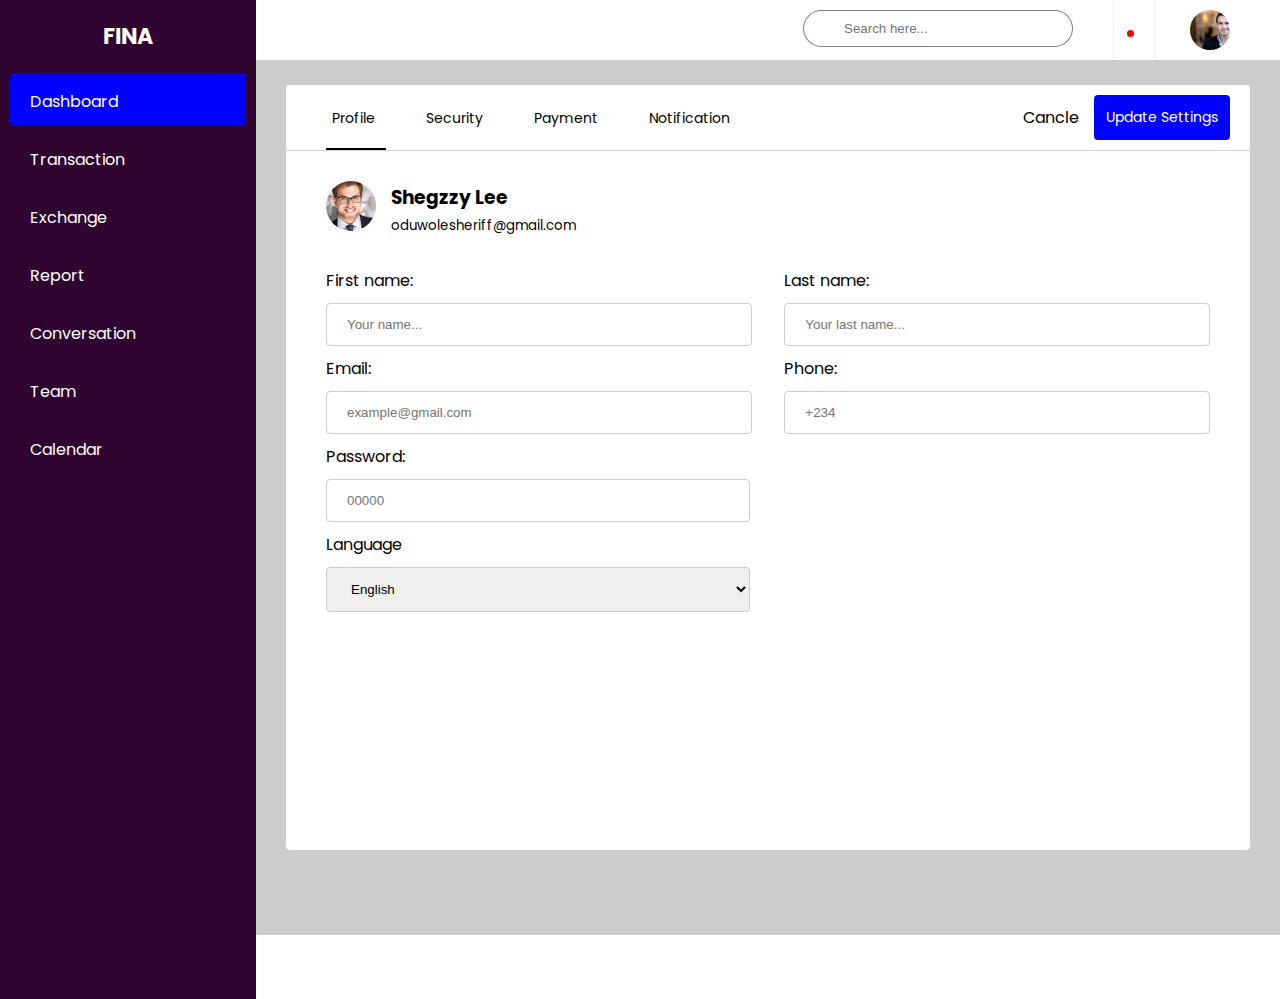
<file: FINA/index.html>
<!DOCTYPE html>
<html lang="en">
<head>
    <meta charset="UTF-8">
    <meta name="viewport" content="width=device-width, initial-scale=1.0">
    <meta http-equiv="X-UA-Compatible" content="ie=edge">
    <link rel="stylesheet" href="https://cdnjs.cloudflare.com/ajax/libs/font-awesome/6.4.2/css/all.min.css" integrity="sha512-z3gLpd7yknf1YoNbCzqRKc4qyor8gaKU1qmn+CShxbuBusANI9QpRohGBreCFkKxLhei6S9CQXFEbbKuqLg0DA==" crossorigin="anonymous" referrerpolicy="no-referrer" />
    <link rel="stylesheet" href="style.css">
    <title>FINA</title>
</head>
<body>

    <div class="full-background">
        <div class="side-nav">
            <h3>FINA</h3>
            <div class="close-btn">
                <span class="close"></span>
                <span class="close"></span>
            </div>
            <ul>
                <li class="active"><i class="fa-solid fa-table-columns"></i> <a href="#">Dashboard</a></li>
                <li><i class="fa-solid fa-file-code"></i> <a href="#">Transaction</a></li>
                <li><i class="fa-sharp fa-solid fa-chart-line"></i> <a href="#">Exchange</a></li>
                <li><i class="fa-solid fa-file"></i> <a href="#">Report</a></li>
                <li><i class="fa-regular fa-comment"></i> <a href="#">Conversation</a></li>
                <li><i class="fa-solid fa-people-group"></i> <a href="#">Team</a></li>
                <li><i class="fa-regular fa-calendar"></i> <a href="#">Calendar</a></li>
            </ul>
        </div>

        <div class="main-background">
            <nav class="top-nav">
                <div class="top-nav-display">
                    <!-- hamburger-menu -->
                    <div class="hamburger">
                        <span class="bar"></span>
                        <span class="bar"></span>
                        <span class="bar"></span>
                    </div>
                    <div class="search-box">
                        <i class="fa-solid Search-icon fa-magnifying-glass"></i>
                        <input type="text" placeholder="Search here...">
                    </div>
                    <div class="notification-icon">
                        <i class="fa-regular fa-bell"></i>
                    </div>
                    <div class="profile-pic-1">
                        <img src="assets/profile-pic 1.webp" alt="profile-pic">
                        <i class="fa-solid fa-chevron-down"></i>
                    </div>
                </div>
            </nav>

            <div class="main-body">
                <div class="main-body-bg">
                    <div class="main-body-nav">
                        <div class="main-nav">
                            <p class="profile-text"><a href="#">Profile</a> <span></span></p>
                            <p><a href="#">Security</a></p>
                            <p><a href="#">Payment</a></p>
                            <p><a href="#">Notification</a></p>
                        </div>
                        <div class="update">
                            <p>Cancle</p>
                            <p class="update-text">Update Settings</p>
                        </div>
                    </div>
                    <div class="main-body-inner">
                        <div class="main-body-image">
                            <div>
                                <i class="fa-solid fa-camera"></i>
                                <img src="assets/profile-pic 2.webp" alt="pic">
                            </div>
                            <div>
                                <h3>Shegzzy Lee</h3>
                                <small>oduwolesheriff@gmail.com</small>   
                            </div>
                        </div>
                        <div class="main-body-form">
                            <div class="input-flex">
                                <div class="input-flex-1">
                                    <p>First name:</p>
                                    <input class="search" type="text" placeholder="Your name...">
                                </div>
                                <div class="input-flex-1">
                                    <p>Last name:</p>
                                    <input class="search" type="text" placeholder="Your last name...">
                                </div>
                            </div>
                            <div class="input-flex">
                                <div class="input-flex-1">
                                    <p>Email:</p>
                                    <input class="search" type="text" placeholder="example@gmail.com">
                                </div>
                                <div class="input-flex-1">
                                    <p>Phone:</p>
                                    <input class="search" type="text" placeholder="+234">
                                </div>
                            </div>
                            <div>
                                <div class="input-flex-password">
                                    <p>Password:</p>
                                    <input class="search-password" type="text" placeholder="00000">
                                </div>
                                <label for="country">Language</label><br>
                                <select id="country" name="country">
                                    <option value="English">English</option>
                                    <option value="French">French</option>
                                    <option value="Spanish">Spanish</option>
                                </select>
                            </div>
                        </div>
                    </div>
                </div>
            </div>
        </div>
    </div>
    

    <script src="script.js"></script>
</body>
</html>
</file>
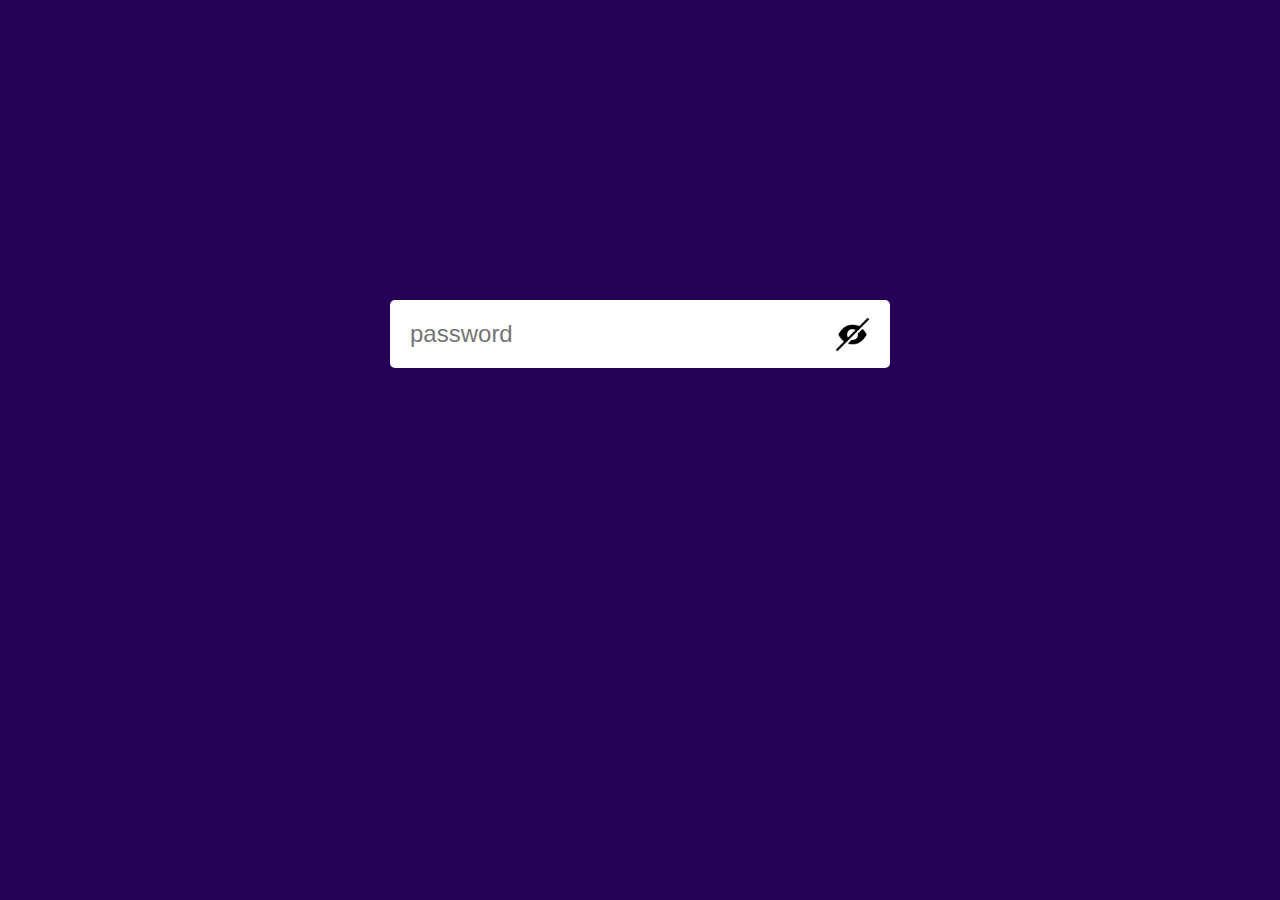
<file: Hide & Show Password/index.html>
<!DOCTYPE html>
<html lang="en">
    
<head>
    <meta charset="UTF-8">
    <meta name="viewport" content="width=device-width, initial-scale=1.0">
    <meta http-equiv="X-UA-Compatible" content="ie=edge">
    <title>Hide & Show Password</title>
    <link rel="stylesheet" href="style.css">
</head>

<body>

    <div class="input-box">
        <input type="password" placeholder="password" id="password">
        <img src="eye-close.png" id="eyeicon">
    </div>




<script>

    let password = document.getElementById("password");
    let eyeicon = document.getElementById("eyeicon");

    eyeicon.onclick = function(){
        if(password.type == "password"){
            password.type = "text";
            eyeicon.src = "eye-open.png";
        }else{
            password.type = "password";
            eyeicon.src = "eye-close.png";
        }
    }

</script>




    
</body>

</html>
</file>
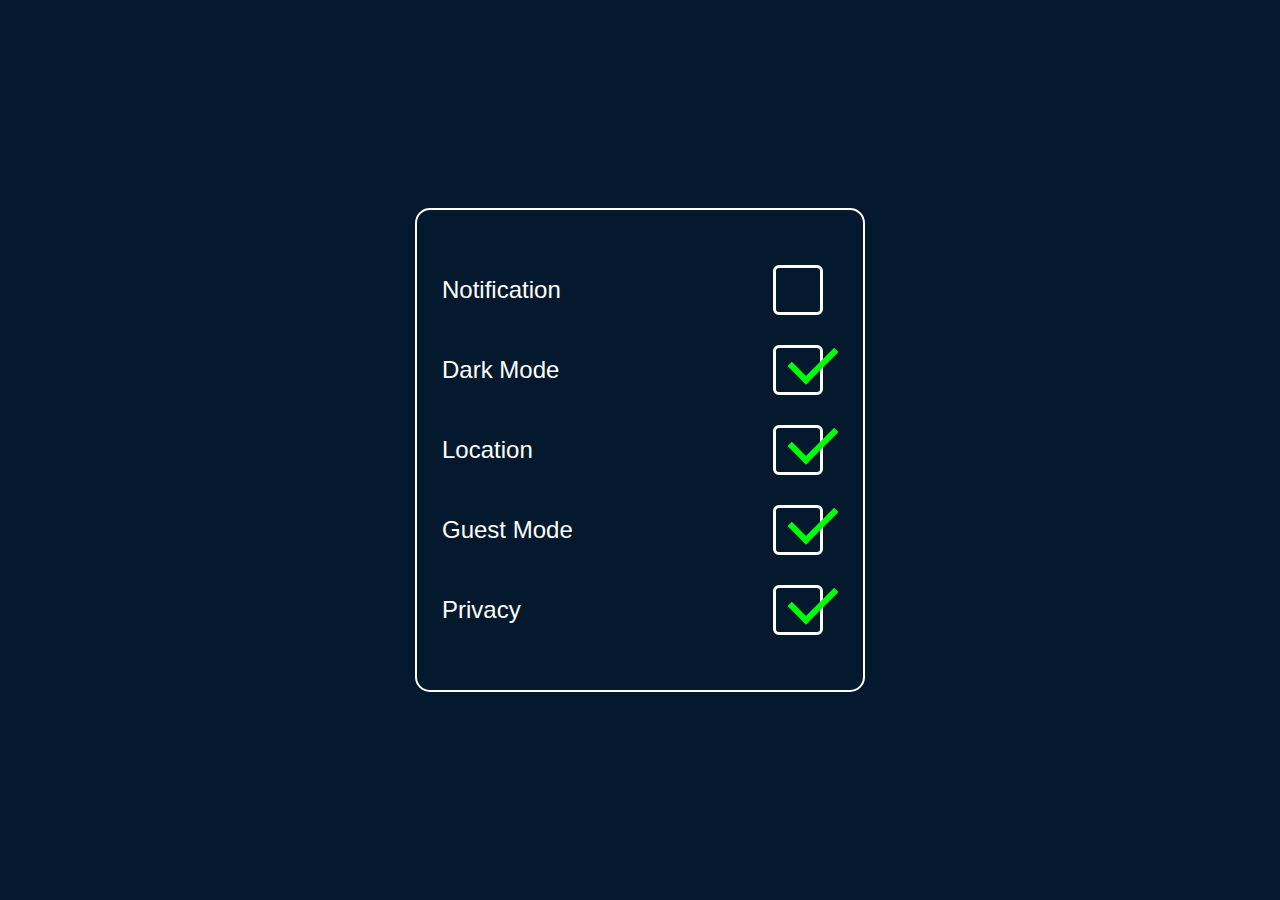
<file: Custom CheckBox/checkbox.html>
<!DOCTYPE html>
<html lang="en">

<head>
    <meta charset="UTF-8">
    <meta name="viewport" content="width=device-width, initial-scale=1.0">
    <meta http-equiv="X-UA-Compatible" content="ie=edge">
    <title>Custom CheckBox</title>
    <link rel="stylesheet" href="checkbox.css">
</head>

<body>
    
    <div class="hero">
        <div class="container">
            <div class="row">
                <p>Notification</p>
                <label>
                    <input type="checkbox">
                    <span></span>
                </label>
            </div>
            <div class="row">
                <p>Dark Mode</p>
                <label>
                    <input type="checkbox" checked="checked">
                    <span></span>
                </label>
            </div>
            <div class="row">
                <p>Location</p>
                <label>
                    <input type="checkbox" checked="checked">
                    <span></span>
                </label>
            </div>
            <div class="row">
                <p>Guest Mode</p>
                <label>
                    <input type="checkbox" checked="checked">
                    <span></span>
                </label>
            </div>
            <div class="row">
                <p>Privacy</p>
                <label>
                    <input type="checkbox" checked="checked">
                    <span></span>
                </label>
            </div>
        </div>
    </div>






</body>

</html>
</file>
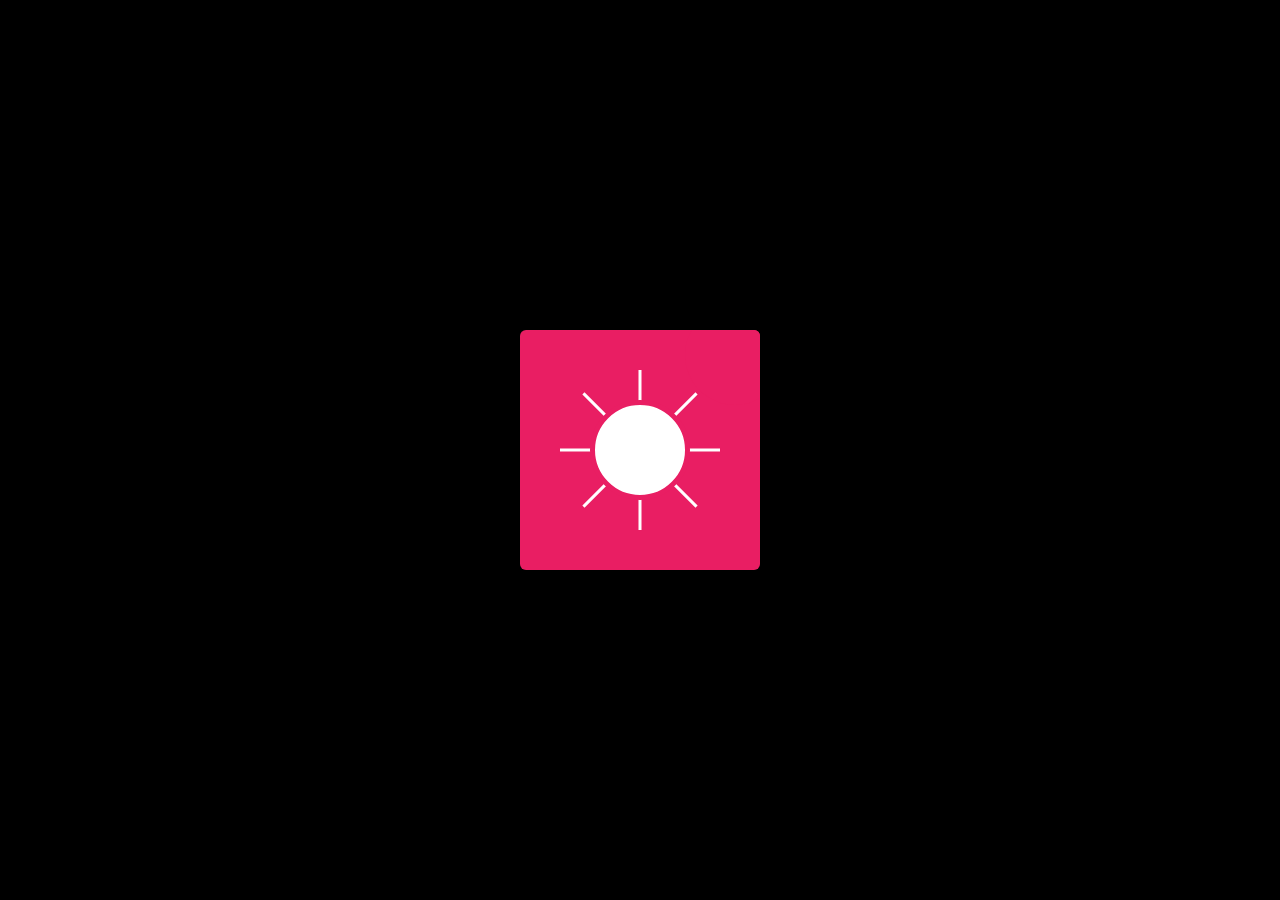
<file: Dark Mode Toggle Btn/night.html>
<!DOCTYPE html>
<html lang="en">
<head>
    <meta charset="UTF-8">
    <meta name="viewport" content="width=device-width, initial-scale=1.0">
    <meta http-equiv="X-UA-Compatible" content="ie=edge">
    <title>Dark Mode Toggle Button</title>
    <link rel="stylesheet" href="day.css">
</head>
<body class="hero">

        
        <div class="button-box">
            <div class="sun" id="sun">
                <div class="line1"></div>
                <div class="line2"></div>
                <div class="line3"></div>
                <div class="line4"></div>
            </div>
        </div>
    


    <script>

        let sun = document.getElementById("sun");
        let hero = document.querySelector(".hero");


        sun.onclick = function(){
            sun.classList.toggle("night");
            hero.classList.toggle("hero");
        }

    </script>


</body>
</html>
</file>
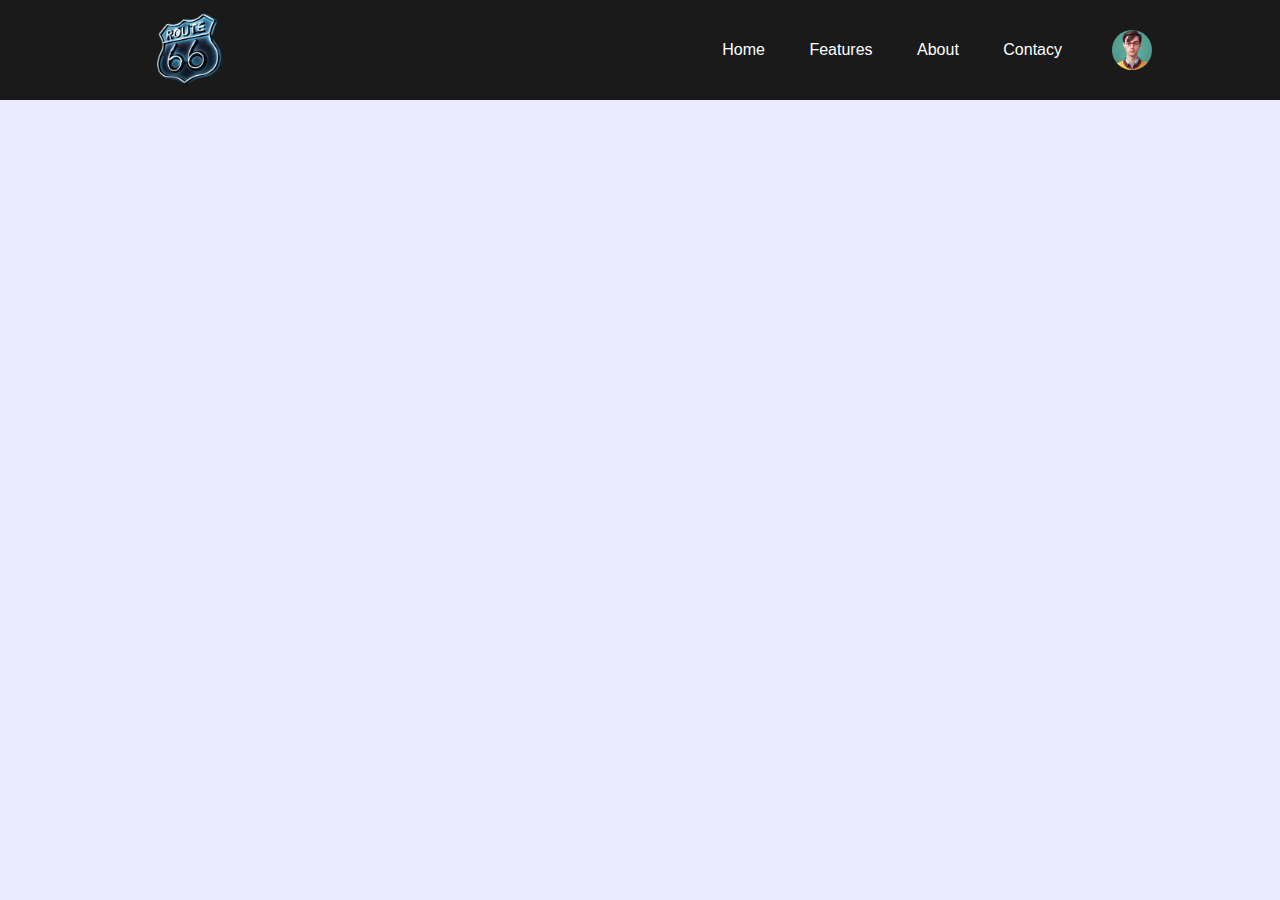
<file: Dropdown Profile Menu/Menu.html>
<!DOCTYPE html>
<html lang="en">

<head>
    <meta charset="UTF-8">
    <meta name="viewport" content="width=device-width, initial-scale=1.0">
    <meta http-equiv="X-UA-Compatible" content="ie=edge">
    <title>Drop-down Profile Menu</title>
    <link rel="stylesheet" href="Dropdown.css">
</head>

<body>

    <div class="hero">
        <nav>
            <img src="images/logo.png" class="logo">

            <ul>
                <li><a href="#">Home</a></li>
                <li><a href="#">Features</a></li>
                <li><a href="#">About</a></li>
                <li><a href="#">Contacy</a></li>
            </ul>

            <img src="images/profile.jpg" class="user-pic" onclick="toggleMenu()">


            <div class="sub-menu-wrap" id="submenu">
                <div class="sub-menu">
                    <div class="user-info">
                        <img src="images/profile.jpg">
                        <h3>Tony Elumelu</h3>
                    </div>
                    <hr>

                    <a href="#" class="sub-menu-link"> 
                        <img src="images/user.png">
                        <p>Edit Profile</p>
                        <span>></span>
                    </a>

                    <a href="#" class="sub-menu-link"> 
                        <img src="images/settings.png">
                        <p>Settings & Privacy</p>
                        <span>></span>
                    </a>

                    <a href="#" class="sub-menu-link"> 
                        <img src="images/help.jpg">
                        <p>Help & Support</p>
                        <span>></span>
                    </a>

                    <a href="#" class="sub-menu-link"> 
                        <img src="images/logout.png">
                        <p>Logout</p>
                        <span>></span>
                    </a>

                </div>
            </div>



        </nav>
    </div>




<script>

    let subMenu = document.getElementById("submenu");

    function toggleMenu(){
        subMenu.classList.toggle("open-menu");
    }

</script>



    
</body>

</html>
</file>
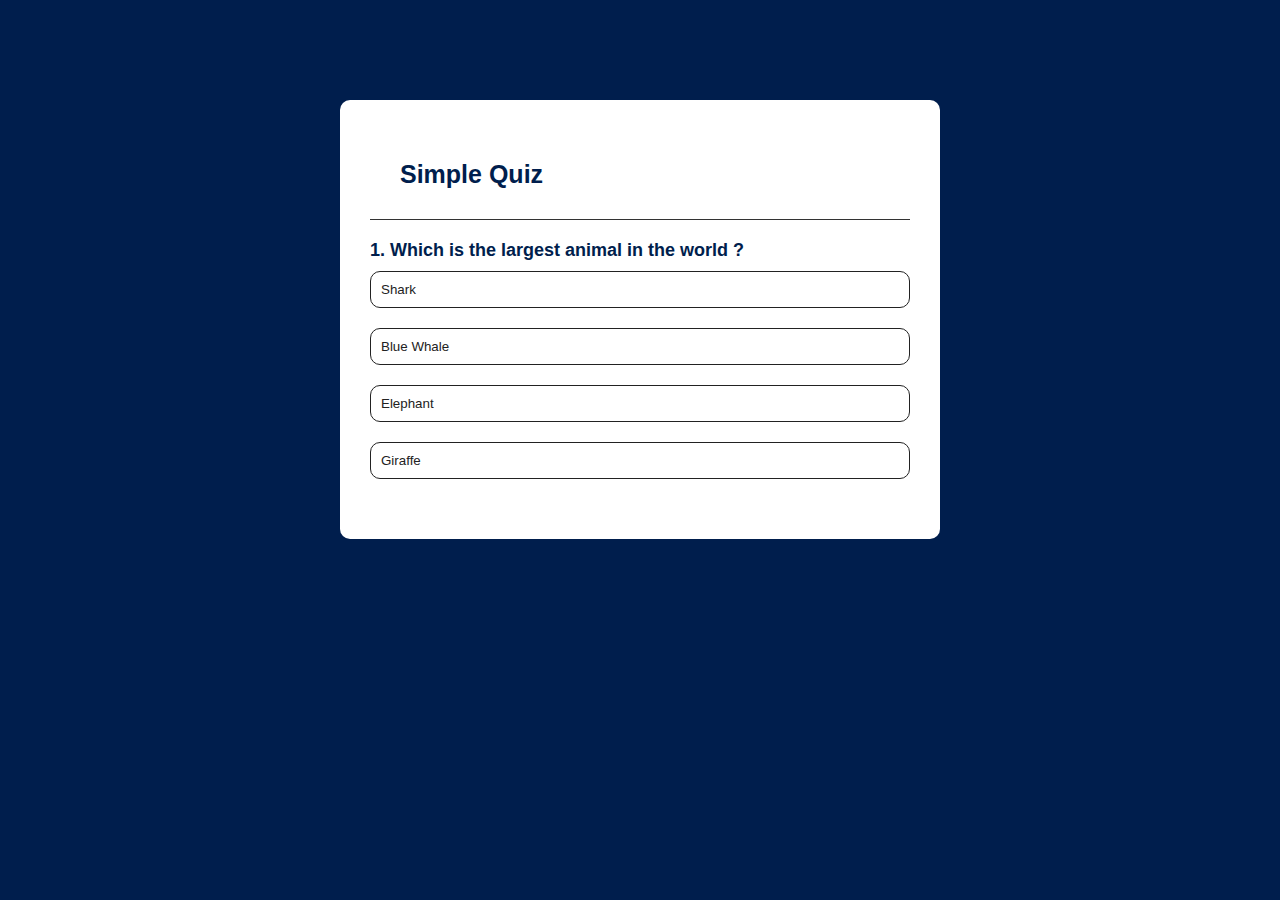
<file: Quize App/quize.html>
<!DOCTYPE html>
<html lang="en">
<head>
    <meta charset="UTF-8">
    <meta name="viewport" content="width=device-width, initial-scale=1.0">
    <meta http-equiv="X-UA-Compatible" content="ie=edge">
    <title>Quiz App</title>
    <link rel="stylesheet" href="quize.css">
</head>

<body>

    <div class="app">
        <h1>Simple Quiz</h1>
        <div class="quize">
            <h2 id="question">Question Goes Here</h2>
            <div id="answer-buttons">
                <button class="btn">Answer 1</button>
                <button class="btn">Answer 2</button>
                <button class="btn">Answer 3</button>
                <button class="btn">Answer 4</button>
            </div>
            <button id="next-btn">Next</button>
        </div>
    </div>





<script src="quize.js"></script>


</body>

</html>
</file>
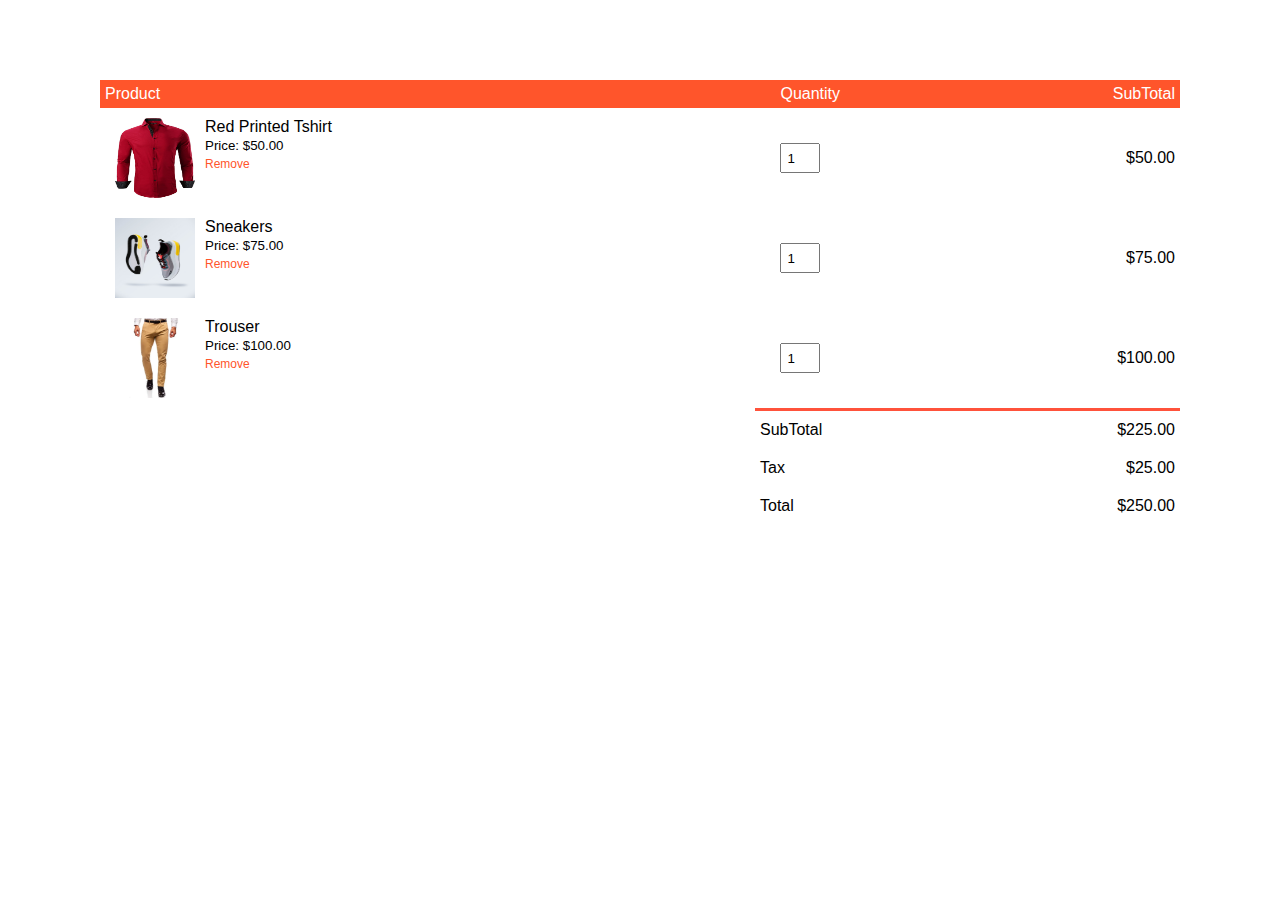
<file: Shopping cart page/shopping.html>
<!DOCTYPE html>
<html lang="en">

<head>
    <meta charset="UTF-8">
    <meta name="viewport" content="width=device-width, initial-scale=1.0">
    <meta http-equiv="X-UA-Compatible" content="ie=edge">
    <title>Shopping Cart Page</title>
    <link rel="stylesheet" href="shopping.css">
</head>

<body>

    <!----cart item details--->

    <div class="small-container Cart-page">
        <table>
            <tr>
                <th>Product</th>
                <th>Quantity</th>
                <th>SubTotal</th>
            </tr>
            <tr>
                <td>
                    <div class="cart-info">
                        <img src="images/man-in-red.jpg" >
                        <div>
                            <p>Red Printed Tshirt</p>
                            <small>Price: $50.00</small>
                            <br>
                            <a href="#">Remove</a>
                        </div>
                    </div>
                </td>
                <td><input type="number" value="1"></td>
                <td>$50.00</td>
            </tr>
            <tr>
                <td>
                    <div class="cart-info">
                        <img src="images/shoe.jpg" >
                        <div>
                            <p>Sneakers</p>
                            <small>Price: $75.00</small>
                            <br>
                            <a href="#">Remove</a>
                        </div>
                    </div>
                </td>
                <td><input type="number" value="1"></td>
                <td>$75.00</td>
            </tr>
            <tr>
                <td>
                    <div class="cart-info">
                        <img src="images/trouser.webp" >
                        <div>
                            <p>Trouser</p>
                            <small>Price: $100.00</small>
                            <br>
                            <a href="#">Remove</a>
                        </div>
                    </div>
                </td>
                <td><input type="number" value="1"></td>
                <td>$100.00</td>
            </tr>
        </table>

        <div class="total-price">
            <table>
                <tr>
                    <td>SubTotal</td>
                    <td>$225.00</td>
                </tr>
                <tr>
                    <td>Tax</td>
                    <td>$25.00</td>
                </tr>
                <tr>
                    <td>Total</td>
                    <td>$250.00</td>
                </tr>
            </table>
        </div>

    </div>
    



</body>

</html>
</file>
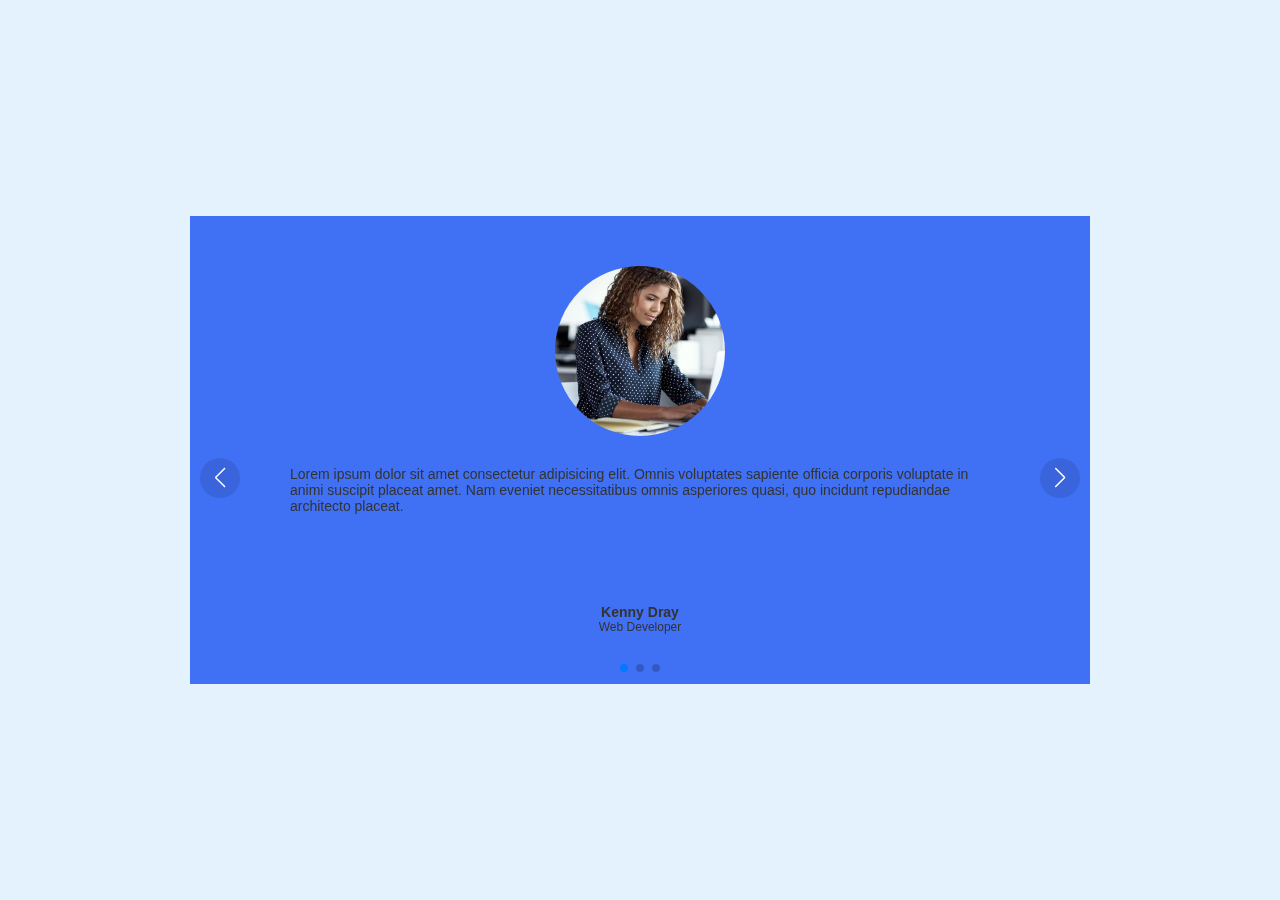
<file: Testimonial Website/test.html>
<!DOCTYPE html>
<html lang="en">
<head>
    <meta charset="UTF-8">
    <meta name="viewport" content="width=device-width, initial-scale=1.0">
    <meta http-equiv="X-UA-Compatible" content="ie=edge">
    <title>Responsive Testimonial Website</title>
    <!---<link rel="stylesheet" href="style/swiper-bundle.min.css">-->
    <link rel="stylesheet" href="style/test.css">
    <link rel="stylesheet" href="https://cdn.jsdelivr.net/npm/swiper@9/swiper-bundle.min.css"/>
    <link href='https://unpkg.com/boxicons@2.1.4/css/boxicons.min.css' rel='stylesheet'>
</head>
<body>

    <section class="container">
        <div class="swiper testimonial">
            <div class="swiper-wrapper testi-content">
                <div class="slide swiper-slide">
                    <img src="images/photo 1.jpg" class="image">
                    <p>Lorem ipsum dolor sit amet consectetur adipisicing elit. Omnis voluptates sapiente officia corporis voluptate in animi suscipit placeat amet. Nam eveniet necessitatibus omnis asperiores quasi, quo incidunt repudiandae architecto placeat.</p>

                    <i class='bx bxs-quote-alt-left quot-icon'></i>

                    <div class="details">
                        <span class="name">Kenny Dray</span>
                        <span class="job">Web Developer</span>
                    </div>
                </div>
                <div class="slide swiper-slide">
                    <img src="images/photo 3.webp" class="image">
                    <p>Lorem ipsum dolor sit amet consectetur adipisicing elit. Omnis voluptates sapiente officia corporis voluptate in animi suscipit placeat amet. Nam eveniet necessitatibus omnis asperiores quasi, quo incidunt repudiandae architecto placeat.</p>

                    <i class='bx bxs-quote-alt-left quot-icon'></i>

                    <div class="details">
                        <span class="name">Ozan Clay</span>
                        <span class="job">Web Developer</span>
                    </div>
                </div>
                <div class="slide swiper-slide">
                    <img src="images/photo 2.jpg" class="image">
                    <p>Lorem ipsum dolor sit amet consectetur adipisicing elit. Omnis voluptates sapiente officia corporis voluptate in animi suscipit placeat amet. Nam eveniet necessitatibus omnis asperiores quasi, quo incidunt repudiandae architecto placeat.</p>

                    <i class='bx bxs-quote-alt-left quot-icon'></i>

                    <div class="details">
                        <span class="name">Richard MILI</span>
                        <span class="job">Web Developer</span>
                    </div>
                </div>
            </div>
            <div class="swiper-pagination"></div>
            <div class="swiper-button-prev nav-btn"></div>
            <div class="swiper-button-next nav-btn"></div>

        </div>
        
    </section>
    
    







<script src="https://cdn.jsdelivr.net/npm/swiper@9/swiper-bundle.min.js"></script>

<script>
    const swiper = new Swiper('.swiper', {
        slidesPerview: 1,
        grabCursor: true,
        loop: true,

        pagination: {
        el: '.swiper-pagination',
        clickable: true,
        },

        navigation: {
        nextEl: '.swiper-button-next',
        prevEl: '.swiper-button-prev',
    },

});

</script>

</body>
</html>
</file>
<file: FINA/style.css>
@import url('https://fonts.googleapis.com/css2?family=Poppins:ital,wght@0,400;0,500;0,600;0,700;1,400;1,500&family=Roboto:wght@400;500;700&family=Work+Sans:ital,wght@0,400;0,500;0,600;0,700;1,400;1,500;1,600;1,700&display=swap');

*{
    margin: 0;
    padding: 0;
    box-sizing: border-box;
}

body{
    font-family: 'Poppins', 'sans-serif';
}

.full-background{
    display: flex;
    align-items: flex-start;
    justify-content: space-between;
}

/* side nav */

.side-nav{
    width: 20%;
    height: 111vh;
    background: rgb(48, 4, 48);
    padding: 20px 10px;
    z-index: 100;
    position: relative;
    transition: all 1.5s ease-in-out;
}

@media (max-width: 699px){
    .side-nav{
        left: -500px;
        transition: all 1.5s ease-in-out;
    }
    .side-nav.active{
        display: block;
        left: 0;
        position: fixed;
        width: 35%;
        transition: left 0.5s ease-in-out;
    }
}

.side-nav .close-btn{
    float: right;
    margin-right: 30px;
    display: none;
    position: absolute;
    right: -15px;
    top: 0;
    cursor: pointer;
}

@media (max-width: 699px){
    .side-nav .close-btn{
        display: block;
    }
}

.side-nav .close{
    width: 20px;
    height: 3px;
    background: #fff;
    margin: 10px auto;
    display: block;
}

.side-nav .close:nth-child(1){
    transform: translateY(8px) rotate(45deg);
}

.side-nav .close:nth-child(2){
    transform: translateY(-5px) rotate(-45deg);
} 

.side-nav h3{
    text-align: center;
    color: #fff;
    font-size: 22px;
}

.side-nav ul{
    margin: 20px 0;
}

.side-nav ul li.active{
    background: blue;
}

.side-nav ul li.active:hover{
    background: blue;
}

.side-nav ul li{
    list-style: none;
    padding: 10px;
    margin: 5px 0;
    border-radius: 5px;
    cursor: pointer;
    transition: background 0.15s;
}

.side-nav ul li:hover{
    background: rgba(97, 64, 64, 0.5);
}

.side-nav ul li i{
    font-size: 22px;
    color: #fff;
    margin-right: 10px;
}

@media(max-width: 933px){
    .side-nav ul li i{
        font-size: 18px;
        margin-right: 3px;
    }
}

.side-nav ul li a{
    text-decoration: none;
    color: #fff;
    font-family: inherit;
}

.main-background{
    width: 80%;
    height: 100%;
    background: #ccc;
    position: relative;
}

@media (max-width: 699px){
    .main-background{
        width: 100%;
        height: 100vh;
        position: fixed;
    }
}

.top-nav{
    position: absolute;
    top: 0;
    left: 0;
    right: 0;
    height: 60px;
    background: #fff;
    z-index: 50;
}

.top-nav-display{
    display: flex;
    justify-content: flex-end;
}

@media (max-width: 699px){
    .top-nav-display{
        justify-content: space-around;
    }
}

/* hamburger menu */

.hamburger{
    display: none;
    cursor: pointer;
    margin-top: 15px;
}

@media (max-width: 699px){
    .hamburger{
        display: block;
    }
}

.bar{
    width: 25px;
    height: 3px;
    display: block;
    background: #000;
    transition: all 0.3s ease-in-out;
    -webkit-transition: all 0.3s ease-in-out;
    margin: 4px auto;
}

/* .hamburger.active .bar:nth-child(2){
    opacity: 0;
}

.hamburger.active .bar:nth-child(1){
    transform: translateY(8px) rotate(45deg);
}

.hamburger.active .bar:nth-child(3){
    transform: translateY(-7px) rotate(-45deg);
} */

.search-box{
    position: relative;
    margin-right: 20px;
    padding: 10px 20px;
}

.top-nav-display input{
    width: 270px;
    padding: 10px 0px 10px 40px;
    border-radius: 30px;
    border: 1px solid rgba(0, 0, 0, 0.5);
}

.top-nav-display input::placeholder{
    font-family: inherit;
}

.top-nav-display input:focus{
    outline: none;
}

.Search-icon{
    position: absolute;
    z-index: 10;
    left: 35px;
    top: 20px;
}

.notification-icon{
    position: relative;
    margin-right: 15px;
    border-left: 1px solid #eee;
    border-right: 1px solid #eee;
    height: 60px;
    display: flex;
}

.notification-icon i{
    font-size: 20px;
    padding: 0 20px;
    margin: auto;
    cursor: pointer;
}

.notification-icon i::after{
    content: '';
    position: absolute;
    width: 7px;
    height: 7px;
    background: red;
    border-radius: 50%;
    border: none;
    right: 20px;
}

.profile-pic-1{
    margin-right: 20px;
    position: relative;
    padding: 0 10px 0 0;
    cursor: pointer;
}

.top-nav-display img{
    height: 40px;
    width: 40px;
    border-radius: 100%;
    object-fit: cover;
    margin: 10px 20px;
}

.profile-pic-1 i{
    position: absolute;
    right: 3px;
    top: 20px;
}

/* main body */

.main-body{
    margin: 85px 30px;
}

.main-body-bg{
    background: #fff;
    height: 85vh;
    border-radius: 4px;
}

.main-body-nav{
    display: flex;
    align-items: center;
    justify-content: space-between;
    border-bottom: 1px solid rgb(216, 205, 205);
    padding: 10px 20px;
    background: #fff;
    border-top-left-radius: 4px;
    border-top-right-radius: 4px;
}

.main-nav{
    display: flex;
    align-items: center;
    justify-content: space-around;
    width: 450px;
}

.main-nav p a{
    color: #000;
    text-decoration: none;
    font-size: 14px;
}

.profile-text{
    position: relative;
}

.main-nav p span{
    position: absolute;
    width: 60px;
    height: 2px;
    bottom: -20px;
    left: -6px;
    background: rgb(0, 0, 0);
    display: block;
}

@media(max-width: 699px){
    .main-nav p span{
        bottom: -27px;
        width: 50px;
        left: -5px;
    }
}

.update{
    display: flex;
    align-items: center;
}

.update p{
    cursor: pointer;
}

.update-text{
    padding: 12px;
    background: blue;
    color: #fff;
    border: none;
    border-radius: 4px;
    font-size: 14px;
    margin-left: 15px;
    text-align: center;
    transition: background 0.5s;
}

@media(max-width: 699px){
    .update-text{
        padding: 8px 10px;
    }
}

.update-text:hover{
    background: rgb(0, 0, 0);
}

/* body inner */

.main-body-inner{
    padding: 30px 40px;
}

@media(max-width: 699px){
    .main-body-inner{
        padding: 20px;
    }
}

.main-body-image{
    width: 250px;
    display: flex;
    align-items: center;
    justify-content: space-between;
    cursor: pointer;
}

.main-body-image > div{
    position: relative;
}

.main-body-image i{
    position: absolute;
    color: rgb(18, 131, 168);
    bottom: 10px;
    right: -3px;
    font-size: 13px;
    z-index: 10;
}

.main-body-image img{
    height: 50px;
    width: 50px;
    object-fit: cover;
    border-radius: 50%;
}

.main-body-form{
    margin-top: 30px;
}

.input-flex{
    display: flex;
    gap: 3.7%;
}

.input-flex-1{
    display: flex;
    flex-direction: column;
    width: 100%;
}

.input-flex-password, select{
    width: 48%;
    display: flex;
    flex-direction: column;
}

.search{
    flex: 1;
    padding: 13px 20px;
    margin: 10px 0;
    border: 1px solid #ccc;
    border-radius: 4px;
}

.search-password, select{
    flex: 1;
    padding: 13px 20px;
    margin: 10px 0;
    border: 1px solid #ccc;
    border-radius: 4px;
}

.main-body-form input, select:focus{
    outline: none;
}
</file>
<file: Hide & Show Password/style.css>
*{
    margin: 0;
    padding: 0;
    font-family: 'poppins', sans-serif;
    box-sizing: border-box;
}

body{
    background: #250057;
}

.input-box{
    background: #fff;
    width: 90%;
    max-width: 500px;
    border-radius: 5px;
    padding: 10px 20px;
    margin: 300px auto;
    display: flex;
    align-items: center;
}

.input-box input{
    width: 100%;
    padding: 10px 0;
    border: none;
    outline: none;
    font-size: 24px;
    color: #555;
}

.input-box img{
    width: 35px;
    cursor: pointer;
}
</file>
<file: Custom CheckBox/checkbox.css>
*{
    margin: 0%;
    padding: 0%;
    font-family: 'poppins', sans-serif;
    box-sizing: border-box;
}

.hero{
    width: 100%;
    height: 100vh;
    background: #04192d;
    color: #fff;
    display: flex;
    align-items: center;
    justify-content: center;
}

.container{
    width: 450px;
    padding: 25px 40px 25px 25px;
    border: 2px solid #fff;
    border-radius: 15px;
}

.row{
    display: flex;
    align-items: center;
    justify-content: space-between;
    margin: 30px 0;
    font-size: 24px;
}

label{
    position: relative;
    width: 50px;
    height: 50px;
}

input{
    width: 100%;
    height: 100%;
    position: absolute;
    opacity: 0;
}

label span{
    display: block;
    width: 100%;
    height: 100%;
    position: absolute;
    border: 3px solid #fff;
    border-radius: 6px;
    cursor: pointer;
}

label span::after{
    content: '';
    position: absolute;
    left: 24px;
    bottom: 10px;
    width: 0px;
    height: 0px;
    border: solid #00ff0a;
    border-width: 0 6px 6px 0;
    transform: rotate(45deg);
    opacity: 0;
    transition: width 0.5s, height 0.5s, opacity 0.5s;
}

input:checked ~ span::after{
    width: 20px;
    height: 40px;
    opacity: 1;
}
</file>
<file: Dark Mode Toggle Btn/day.css>
*{
    margin: 0%;
    padding: 0%;
    font-family: 'poppins', sans-serif;
    box-sizing: border-box;
}

.hero{
    background: #fff;
    transition: background 0.5s;
}

.hero{
    background: #000;
}

.button-box{
    width: 240px;
    height: 240px;
    background: #e91e63;
    border-radius: 6px;

    position: absolute;
    top: 50%;
    left: 50%;
    transform: translate(-50%, -50%);
    
    display: flex;
    align-items: center;
    justify-content: center;
    overflow: hidden;
}

.sun{
    width: 100px;
    height: 100px;
    background: #fff;
    border-radius: 50%;
    cursor: pointer;
    position: relative;
    border: 5px solid #e91e63;
}

.sun div{
    height: 3px;
    width: 160px;
    background: #fff;

    position: absolute;
    top: 50%;
    left: 50%;
    transform: translate(-50%, -50%);
    z-index: -1;

    transition: width 0.5s;
}

.sun .line1{
    width: 160px;
    transform: translate(-50%, -50%);
}

.sun .line2{
    width: 160px;
    transform: translate(-50%, -50%) rotate(90deg);
}

.sun .line3{
    width: 160px;
    transform: translate(-50%, -50%) rotate(45deg);
}

.sun .line4{
    width: 160px;
    transform: translate(-50%, -50%) rotate(-45deg);
}

.sun::after{
    content: '';
    width: 100px;
    height: 100px;
    background: #e91e63;
    border-radius: 50%;
    position: absolute;
    top: -100px;
    right: -100px;
    transition: 0.5s;
}

.sun.night::after{
    top: -25px;
    right: -25px;
}

.sun.night div{
    width: 0;
}
</file>
<file: Dropdown Profile Menu/Dropdown.css>
*{
    margin: 0%;
    padding: 0%;
    font-family: 'pappins', sans-serif;
    box-sizing: border-box;
}

.hero{
    width: 100%;
    height: 100vh;
    background: #eceaff;
    color: #525252;
}

nav{
    background: #1a1a1a;
    width: 100%;
    padding: 10px 10%;
    display: flex;
    align-items: center;
    justify-content: space-between;
    position: relative;
}

.logo{
    width: 120px;
}

.user-pic{
    width: 40px;
    border-radius: 50%;
    cursor: pointer;
    margin-left: 30px;
}

nav ul{
    width: 100%;
    text-align: right;
}

nav ul li{
    display: inline-block;
    list-style: none;
    margin: 10px 20px;
}

nav ul li a{
    color: #fff;
    text-decoration: none;
}

.sub-menu-wrap{
    position: absolute;
    top: 100%;
    right: 10%;
    width: 320px;
    max-height: 0px;
    overflow: hidden;
    transition: max-height 0.5s;
}

.sub-menu-wrap.open-menu{
    max-height: 400px;
}

.sub-menu{
    background: #fff;
    padding: 20px;
    margin: 10px;
}

.user-info{
    display: flex;
    align-items: center;
}

.user-info h3{
    font-weight: 500;
}

.user-info img{
    width: 60px;
    border-radius: 50%;
    margin-right: 15px;
}

.sub-menu hr{
    border: 0;
    height: 1px;
    width: 100%;
    background: #ccc;
    margin: 15px 0 10px;
}

.sub-menu-link{
    display: flex;
    align-items: center;
    text-decoration: none;
    color: #525252;
    margin: 12px 0;
}

.sub-menu-link p{
    width: 100%;
}

.sub-menu-link img{
    width: 40px;
    background: #e5e5e5;
    border-radius: 50%;
    padding: 8px;
    margin-right: 15px;
}

.sub-menu-link span{
    font-size: 22px;
    transition: transform 0,5s;
}

.sub-menu-link:hover span{
    transform: translateX(5px);
}

.sub-menu-link:hover p{
    font-weight: 600;
}
</file>
<file: Quize App/quize.css>
*{
    margin: 0%;
    padding: 0%;
    font-family: 'poppins', sans-serif;
    box-sizing: border-box;
}

body{
    background: #001e4d;
}

.app{
    background: #fff;
    width: 90%;
    max-width: 600px;
    margin: 100px auto 0;
    border-radius: 10px;
    padding: 30px;
}

.app h1{
    font-size: 25px;
    color: #001e4d;
    font-weight: 600;
    padding: 30px;
    border-bottom: 1px solid #333;
}

.quize{
    padding: 20px 0;
}

.quize h2{
    font-size: 18px;
    color: #001e4d;
    font-weight: 600;
}

.btn{
    background: #fff;
    color: #222;
    font-weight: 500;
    width: 100%;
    border: 1px solid #222;
    padding: 10px;
    margin: 10px 0;
    text-align: left;
    border-radius: 10px;
    cursor: pointer;
}

.btn:hover:not([disabled]){
    background: #222;
    color: #fff;
}

.btn:disabled{
    cursor: no-drop;
}

#next-btn{
    background: #001e4d;
    color: white;
    font-weight: 500;
    width: 150px;
    border: 0;
    padding: 10px;
    margin: 20px auto 0;
    border-radius: 4px;
    cursor: pointer;
    display: none;
}

.correct{
    background: #9aeabc;
}

.incorrect{
    background: #ff9393;
}
</file>
<file: Shopping cart page/shopping.css>
*{
    margin: 0%;
    padding: 0;
    box-sizing: border-box;
    font-family: 'poppins', sans-serif;
}

body{
    margin: 50px 100px;
}

.Cart-page{
    margin: 80px auto;
}

table{
    width: 100%;
    border-collapse: collapse;
}

.cart-info{
    display: flex;
    flex-wrap: wrap;
}

th{
    text-align: left;
    padding: 5px;
    color: #fff;
    background: #ff552b;
    font-weight: normal;
}

td{
    padding: 10px 5px;
}

td input{
    width: 40px;
    height: 30px;
    padding: 5px;
}

td a{
    color: #ff552b;
    font-size: 12px;
    text-decoration: none;
}

.cart-info img{
    width: 80px;
    height: 80px;
    margin: 0 10px;
}

.total-price{
    display: flex;
    justify-content: flex-end;
}

.total-price table{
    border-top: 3px solid #ff523b;
    width: 100%;
    max-width: 425px;
}

td:last-child{
    text-align: right;
}

th:last-child{
    text-align: right;
}

@media only screen and (max-width: 600px){
    .cart-info p{
        display: none;
    }
}
</file>
<file: Testimonial Website/style/test.css>
*{
    margin: 0;
    padding: 0;
    font-family: 'poppins', sans-serif;
    box-sizing: border-box;
}

.container{
    width: 100%;
    height: 100vh;
    align-items: center;
    justify-content: center;
    display: flex;
    background: #e3f2fd;
}

.testimonial{
    width: 100%;
    max-width: 900px;
    position: relative;
    padding: 50px 0 !important;
    overflow: hidden;
    background: #4070f4;
}

.testimonial .image{
    width: 170px;
    height: 170px;
    object-fit: cover;
    border-radius: 50%;
}

.testimonial .slide{
    display: flex;
    align-items: center;
    justify-content: center;
    flex-direction: column;
    row-gap: 30px;
}

.slide p{
    align-items: center;
    padding: 0 100px;
    font-size: 14px;
    font-weight: 400;
    color: #333;
}

.slide .quot-icon{
    font-size: 30px;
    color: #4070f4;
}

.slide .details{
    display: flex;
    flex-direction: column;
    align-items: center;
}

.details .name{
    font-size: 14px;
    font-weight: 600;
    color: #333;
}

.details .job{
    font-size: 12px;
    font-weight: 400;
    color: #333;
}

 .nav-btn{
    height: 40px !important;
    width: 40px !important;
    object-fit: cover !important;
    border-radius: 50%;
    transform: translateY(30px);
    background-color: rgba(0, 0, 0, 0.1);
    transition: 0.2s;
}

.nav-btn::hover{
    background-color: rgba(0, 0, 0, 0.2);
}

.nav-btn::after,
.nav-btn::before{
    font-size: 20px !important;
    color: white;
}

.swiper-pagination-bullet{
    background-color: rgba(0, 0, 0, 0.8);
}

.swiper-pagination-bullet-active{
    background-color: #4070f4;
}
</file>
